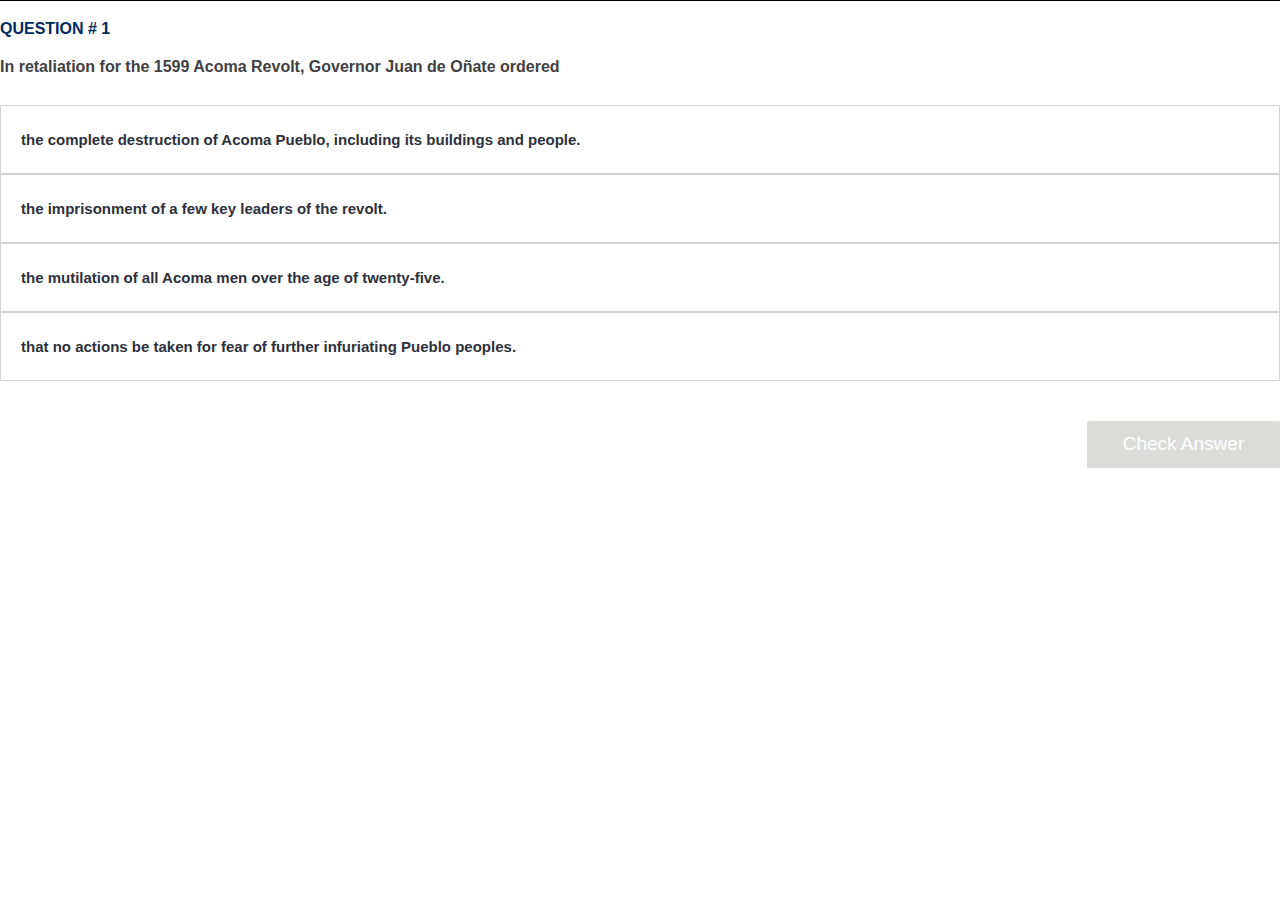
<file: index.html>
<!DOCTYPE html>
<!-- saved from url=(0080)file:///Users/ehigginsiii/Desktop/inkling-widgets/new_multiple_choice/index.html -->
<html lang="en">
<head>
    <meta http-equiv="Content-Type" content="text/html; charset=UTF-8">
    <style type="text/css">@charset "UTF-8";[ng\:cloak],[ng-cloak],[data-ng-cloak],[x-ng-cloak],.ng-cloak,.x-ng-cloak,.ng-hide:not(.ng-hide-animate){display:none !important;}ng\:form{display:block;}.ng-animate-shim{visibility:hidden;}.ng-anchor{position:absolute;}</style>
    <meta charset="UTF-8">
    <title>Multiple Choice Assessment Widget</title>

    <script src="js/jquery.js"></script>
    <script src="js/angular.js"></script>
    <script type="text/javascript" src="js/angular-sanitize.js"></script>
    <script src="js/app.js"></script>

    <link rel="stylesheet" href="css/view.css">
    <!-- Multiple Choice Assessment Widget JS. -->
    <!-- <script src="js/view.js"></script> -->
    <!-- Load project font CSS -->
    <!-- <link rel="stylesheet" href="css/fonts/fonts.css"> -->
</head>
<body ng-app="quizApp">
    <div ng-controller="mainController" class="widget_container">
        <!-- <quiz-question ng-repeat="(key, value) in questions" question="value" key="key"></quiz-question> -->
        <quiz-question question="question" ng-cloak>
            {{question}}
        </quiz-question>
    
    </div>



    <script type="text/javascript">
        function getDocHeight() {
            var D = document;
            return Math.max(
                D.body.scrollHeight, D.documentElement.scrollHeight,
                D.body.offsetHeight, D.documentElement.offsetHeight,
                D.body.clientHeight, D.documentElement.clientHeight
            );
        }

        function setCorrectHeight ()
        {
            var height = getDocHeight();
            window.parent.postMessage({
                "type": "view",
                "method": "set",
                "payload": {
                 "height": height
                }
            }, "*");
        }
        
        $(document).ready(function(){
            setCorrectHeight();
        });
        
        
    </script>

</body>
</html>
</file>
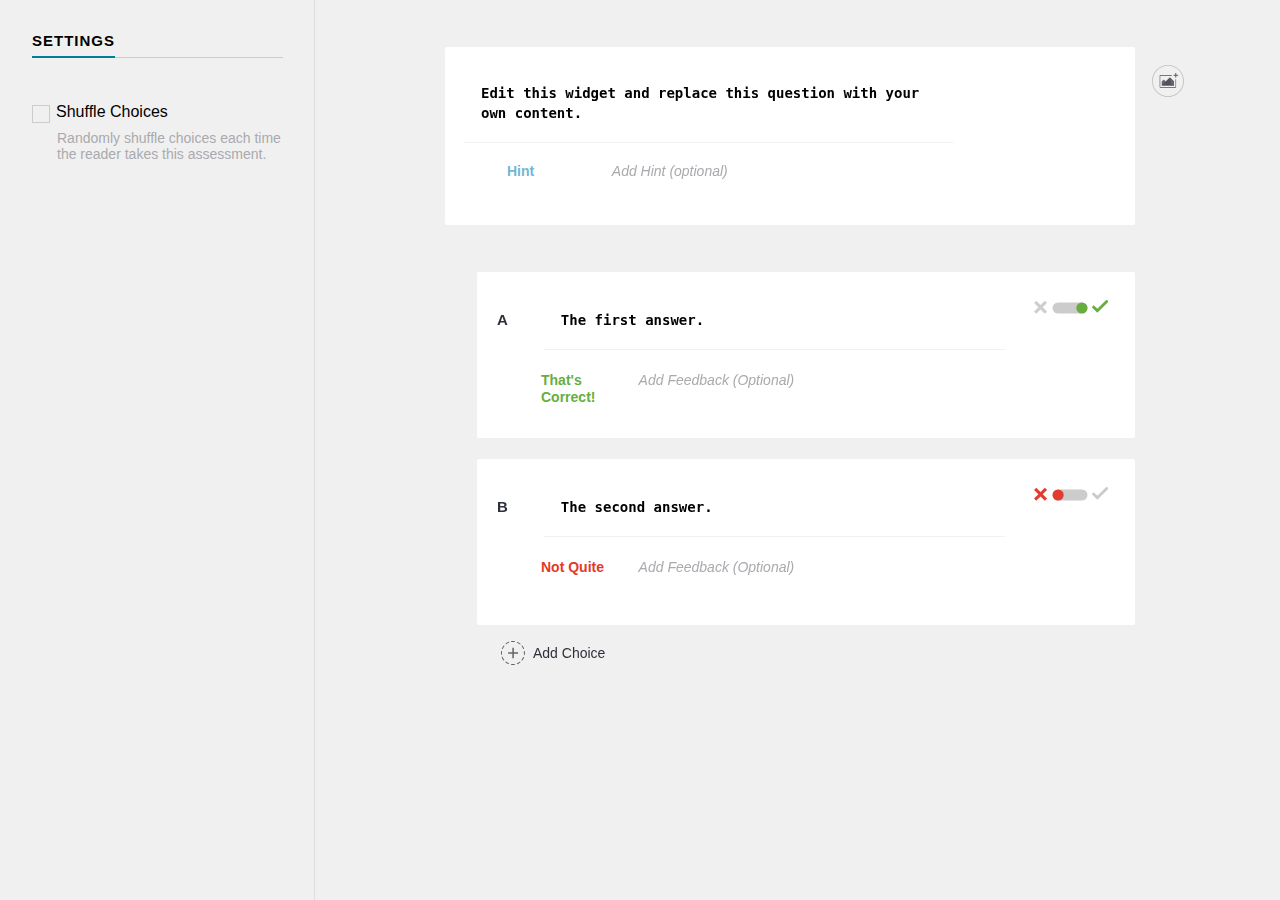
<file: old-editor.html>
<!DOCTYPE html>
<html lang="en">
<head>
    <meta charset="UTF-8">
    <title>Quiz Editor</title>
    <!-- Multiple Choice Assessment Widget CSS. -->
    <link rel="stylesheet" href="css/edit.css" />
</head>
<body class="editor panel--active">
    <div class="panel">
        <ul class="panel-menu">
            <!-- <li><a class="panel-tab" href="#tabs-1">Question</a></li> -->
            <li><a class="panel-tab" href="#tabs-1">Settings</a>
            </li>
            <span class="stretch"></span>
            <li class="menu-underline"></li>
        </ul>
        <div class="panel-content">
            <div id="tabs-1">
                <label class="checkbox">
                    <input type="checkbox">
                    <span class="checkbox-label">Shuffle Choices</span>
                </label>
                <span id="settingsHelper">
                    Randomly shuffle choices each time the reader takes this assessment.
                </span>
            </div>
        </div>
    </div>

    <div class="workspace">
        <div class="content">
            <div class="group" id="questionGroup">
                <menu class="button-menu vert-right">
                    <div class="button btn-add-image imageEditor" name="Add Image">
                        <input id="imagePicker" type="file">
                    </div>

                </menu>
                <div class="btnEdit" id="question">
                    <textarea type="text" class="answerInput" placeholder="Add Question" font-weight: "800"></textarea>
                    <textarea class="optionalText" placeholder="Add Hint (optional)" rows="1"></textarea>
                    <div class="promptText"></div>
                </div>
            </div>
            <div class="group" id="imageGroup" style="display: none">
                <menu class="button-menu vert-right" id="imageButtons">
                    <div class="button btn-replace" name="Swap Image">
                        <input id="swapButton" type="file">
                    </div>
                     <div class="button btn-delete" name="Delete Image">
                    </div>

                </menu>
                <div class="image"><img id="imageContainer" style="display:none"></div>
            </div>
            <div class="group">
                <ul class="answer_set sortable"></ul>
                <div id="addButton">Add Choice</div>
            </div>
        </div>
    </div>
    </div>
    <div class="overlay-mask"></div>

        <div class="dialog-box confirmation">
            <div class="dialogText">
                <h4>Are you sure?</h4>
            </div>
            <div class="dialogButtons">
                <div class="button-div confirmDelete clickable"><div class="button-text">Okay</div></div><br>
                <!-- <span class="cancelDelete clickable">Cancel</span> -->
            </div>
           <!--  <div class="show-again">
                <input type="checkbox" id="showDelConf" class="custom-checkbox">
                <div class="fake-checkbox"></div>
                Don't show this message again.
            </div> -->
        </div>
    <script>
    var global = {};

    </script>
    <script src="js/edit.beautified.js"></script>

</body>

</html>
</file>
<file: css/view.css>
html, body, div, span, applet, object, iframe, h1, h2, h3, h4, h5, h6, p, blockquote, pre, a, abbr, acronym, address, big, cite, code, del, dfn, em, img, ins, kbd, q, s, samp, small, strike, strong, sub, sup, tt, var, b, u, i, center, dl, dt, dd, ol, ul, li, fieldset, form, label, legend, table, caption, tbody, tfoot, thead, tr, th, td, article, aside, canvas, details, embed, figure, figcaption, footer, header, hgroup, menu, nav, output, ruby, section, summary, time, mark, audio, video {
  margin: 0;
  padding: 0;
  border: 0;
  font-size: 100%;
  vertical-align: baseline;
  overflow: hidden; 
}

html {
  line-height: 1;
  overflow: hidden;
  -ms-overflow-style: none;
  /*auto | none | scrollbar | -ms-autohiding-scrollbar*/
  -webkit-tap-highlight-color: rgba(0, 0, 0, 0);
  word-break: break-word;
  -webkit-hyphens: auto;
  -moz-hyphens: auto;
  hyphens: auto; }

ol, ul {
  list-style: none; }

table {
  border-collapse: collapse;
  border-spacing: 0; }

caption, th, td {
  text-align: left;
  font-weight: normal;
  vertical-align: middle; }

q, blockquote {
  quotes: none; }

q:before, q:after, blockquote:before, blockquote:after {
  content: "";
  content: none; }

a img {
  border: none; }

img {
  width: 100%;
  height: auto;
  position: relative;
  margin-bottom: 48px; }

article, aside, details, figcaption, figure, footer, header, hgroup, menu, nav, section, summary {
  display: block; }

* {
  box-sizing: border-box; }
.widget_container {
  height: 650px;
  width: 100%;
}

.question_stem {
  font-family: "Source Sans Pro", Helvetica, Arial, sans-serif;
  border-top: 1px solid #000000;
  padding-top: 20px; }

.question_stem span {
  color: #002d5d;
  font-size: 16px;
  font-weight: 700;
  text-transform: uppercase;
  margin-bottom: 16px;
  display: inline-block; }

.question_stem p {
  color: #414042;
  font-size: 16px;
  font-weight: 700;
  line-height: 21px;
  margin-bottom: 28px; }

.answer_set {
  overflow: auto; }

.answer_set li {
  word-wrap: break-word;
  list-style: none;
  float: left;
  padding: 20px;
  height: auto;
  border: 1px solid #d3d3d3;
  width: 100%;
  font-family: "Source Sans Pro", Helvetica, Arial, sans-serif;
  font-size: 18px;
  line-height: 27px;
  font-weight: 600;
  color: #414042; }


.answer_set li:last-child {
  margin-bottom: 24px; }

.answer_set li:last-child.user_select {
  padding: 19px; }

.answer_set li.user_select {
  color: #00a7ce;
  border: 2px solid #00a7ce;
  padding: 19px; }


.answer_set li.correct, .answer_set li.correct.disabled:hover {
  color: #66ae3d;
  border: 2px solid #66ae3d;
  padding: 19px; }

.answer_set li.correct:after {
  content: url("[data-uri]");
  background-size: 20px 20px;
  height: 20px;
  width: 20px;
  float: right;
  margin-top: 4px; }

.answer_set li.incorrect, .answer_set li.incorrect.disabled:hover {
  color: #e33826;
  border: 2px solid #e33826;
  padding: 19px; }

.answer_set li.incorrect:after {
  content: url("[data-uri]");
  background-size: 20px 20px;
  height: 20px;
  width: 20px;
  color: #e33826;
  float: right;
  margin-top: 4px;
  margin-right: 5px; }

.answer_set li .enumeration {
  font-size: 15px;
  font-weight: 600;
  margin-right: 2em;
  color: #2e313b; }

.answer_set li.disabled:hover {
  cursor: default;
  padding: 20px;
  border: 1px solid #d3d3d3; }

.answer_set li:hover {
  padding: 19px;
  border: 2px solid #4C4C4C;
  cursor: pointer; }

.feedback {
  font-family: "Source Sans Pro", Helvetica, Arial, sans-serif, Helvetica, Arial, sans-serif;
  font-size: 17px;
  font-weight: 600;
  color: #414042;
  margin-bottom: 16px;
  word-wrap: break-word; }

.feedback p {
  font-weight: 500;
  margin-bottom: 16px;
  word-wrap: break-word; }

.feedback a {
  font-family: "Source Sans Pro", Helvetica, Arial, sans-serif, Helvetica, Arial, sans-serif;
  font-size: 17px;
  font-weight: 600;
  color: #00a7ce;
  text-decoration: none; }

.feedback .feedback_text {
  border-bottom: 1px dotted #d3d3d3;
  display: none; }

.feedback .feedback_correct span {
  color: #66ae3d;
  display: inline-block;
  margin-bottom: 5px; }

.feedback .feedback_incorrect span {
  color: #e33826;
  display: inline-block;
  margin-bottom: 5px;
  overflow: hidden; }

.feedback .feedback_hint span {
  color: #f47521;
  display: inline-block;
  margin-bottom: 5px; }

.interactions {
  font-family: "Source Sans Pro", Helvetica, Arial, sans-serif, Helvetica, Arial, sans-serif;
  font-size: 15px;
  font-weight: 600;
  color: #414042;
  height: 47px; }

@media (max-width: 320px) {
  .interactions {
    height: 92px; }
  .interactions .help_buttons {
    margin: 0 auto;
    float: left;
    position: relative;
    width: 100%; } }

.interactions .help_buttons span {
  float: left;
  display: inline-block; }

.interactions .help_buttons span.show_hint {
  color: #00a7ce;
  border-right: 1px solid #d3d3d3;
  padding-right: 5px;
  margin-left: 5px; }

.interactions .help_buttons span.show_hint:hover {
  cursor: pointer;
  text-decoration: underline; }

.interactions .help_buttons span.show_hint.disabled {
  color: #c0c0c0; }

.interactions .help_buttons span.show_hint.disabled:hover {
  cursor: default;
  text-decoration: none; }

.interactions .help_buttons span.show_answer {
  color: #00a7ce;
  padding-left: 5px; }

.interactions .help_buttons span.show_answer:hover {
  cursor: pointer;
  text-decoration: underline; }

.interactions .help_buttons span.show_answer.disabled {
  color: #c0c0c0; }

.interactions .help_buttons span.show_answer.disabled:hover {
  cursor: default;
  text-decoration: none; }

.interactions .answer_button {
  background-color: #dbdbda;
  border-radius: 2px;
  color: #ffffff;
  font-family: "Source Sans Pro", Helvetica, Arial, sans-serif;
  font-size: 19px;
  font-weight: 300;
  height: 47px;
  text-align: center;
  padding: 13px;
  width: 193px;
  float: right; }

@media (max-width: 320px) {
  .interactions .answer_button {
    float: none;
    width: 100%;
    margin-bottom: 29px; } }

.interactions .answer_button.active {
  background-color: #00a7ce;
  border-radius: 2px;
  color: #ffffff; }

.interactions .answer_button.active:hover {
  color: #ffffff;
  cursor: pointer;
  background-color: #0099b2; }

.interactions .answer_button.reset {
  border: 1px solid #00a7ce;
  color: #00a7ce;
  cursor: pointer;
  background-color: #fff;
  padding: 12px; }

.interactions .answer_button.try_again {
  background-color: #00a7ce;
  border-radius: 2px;
  color: #ffffff; }

.score_circle {
  margin: 100px auto 0 auto;
  background-color: #00a7ce;
  display: block;
  height: 300px;
  width: 300px;
  line-height: 300px;

  -moz-border-radius: 150px; /* or 50% */
  border-radius: 150px; /* or 50% */

  font-family: "Source Sans Pro", Helvetica, Arial, sans-serif;
  color: white;
  text-align: center;
  font-size: 2.5em;
}

#quiz-results-message {
  font-family: "Source Sans Pro", Helvetica, Arial, sans-serif;
  display: block;
  color: #333;
  font-size: 20px;
  font-weight: bold;
  margin: 20px auto 0 auto;
  width: 100%;
  line-height: 50px;
}

#quiz-results-score {
  display: block;
  color: #333;
}

#quiz-results-score b {
  color: #333;
  font-weight: 600;
}
</file>
<file: css/edit.css>
@-webkit-keyframes blink-background {
  50% {
    background-color: transparent; } }

* {
  box-sizing: border-box;
  margin: 0;
  padding: 0;
  font-size: 100%; }

.editor {
  font-family: "Source Sans Pro", Verdana, Helvetica, sans;
  font-size: 16px;
  background: #F1F0F0; }

.workspace {
  overflow-y: auto;
  overflow-x: hidden; }
  .workspace .content {
    padding: 32px;
    margin: 0 auto;
    line-height: 1.44;
    position: relative;
    width: 754px; }

.panel {
  background: #F1F0F0;
  bottom: 0;
  box-sizing: border-box;
  border-right: 1px solid #ddd;
  left: 0;
  position: fixed;
  top: 0;
  width: 315px;
  display: none; }
  .panel .button-menu.vert-right, .panel .button-menu.vert-left {
    width: auto;
    float: none;
    margin: 0; }
    .panel .button-menu.vert-right hr, .panel .button-menu.vert-left hr {
      -webkit-transform: rotate(90deg) translateX(-6px);
      width: 30px; }

.panel-content {
  width: 315px;
  position: fixed;
  overflow-y: auto;
  overflow-x: hidden;
  padding: 32px 32px 32px;
  top: 70px;
  left: 0;
  bottom: 0; }

.panel--active {
  padding: 0; }
  .panel--active .panel {
    display: block; }
  .panel--active .workspace {
    position: fixed;
    left: 300px;
    right: 0;
    top: 0;
    bottom: 0; }
  .panel--active .content {
    padding: 32px; }

.panel-menu {
  list-style-type: none;
  position: fixed;
  padding: 0;
  text-align: justify;
  width: 100%;
  width: 251px;
  top: 0;
  height: 70;
  margin: 32px; }
  .panel-menu li {
    display: inline-block; }
  .panel-menu:before {
    display: block;
    content: "";
    height: 1px;
    width: 100%;
    background: #ccc;
    position: absolute;
    bottom: 10px; }

.panel-tab {
  outline: 0;
  font-size: 15px;
  text-transform: uppercase;
  letter-spacing: 1px;
  font-weight: 600;
  text-decoration: none;
  width: 100%;
  color: black; }

.menu-underline {
  transition: all 0.2s;
  content: "";
  display: inline-block;
  height: 2px;
  width: 10px;
  background: #007d99;
  position: absolute;
  left: 0;
  bottom: 10px; }

.stretch {
  width: 100%;
  display: inline-block;
  font-size: 0;
  line-height: 0; }

.image, input[type="text"], textarea, .menu-list li, .btnEdit {
  border-radius: 2px;
  border: none;
  padding: 18px;
  width: 100%; }

.button, .editable .btn-remove, .editable .btn-edit {
  background: transparent;
  cursor: pointer;
  border: 0;
  margin: 4px;
  display: inline-block;
  outline: none;
  position: relative; }

.button {
  transition: background-size 0.1s ease-out;
  height: 34px;
  width: 34px;
  background-size: 32px 32px;
  background-position: center center;
  background-repeat: no-repeat; }
  .button:hover {
    background-size: 34px 34px; }
  .button[name]:before, .button[name]:after {
    transition: -webkit-transform 0.1s ease-out, opacity 0.1s ease-out;
    z-index: 2; }
  .button[name]:before {
    display: block;
    content: "";
    height: 0;
    width: 0;
    position: absolute;
    right: 0;
    top: 50%;
    -webkit-transform: translateX(10px) translateY(-50%);
    opacity: 0;
    border: solid transparent;
    border-right-color: #333;
    border-width: 6px;
    visibility: hidden; }
  .button[name]:after {
    content: attr(name);
    display: block;
    white-space: nowrap;
    background: #333;
    color: white;
    font-size: 12px;
    padding: 8px;
    position: absolute;
    right: 0;
    top: 50%;
    -webkit-transform: translateX(100%) translateX(10px) translateY(-50%);
    border-radius: 4px;
    text-align: left;
    opacity: 0;
    visibility: hidden; }
  .button[name]:hover:before {
    -webkit-transform: translateX(18px) translateY(-50%);
    opacity: 1;
    visibility: visible; }
  .button[name]:hover:after {
    -webkit-transform: translateX(100%) translateX(18px) translateY(-50%);
    opacity: 1;
    visibility: visible; }
  .button-menu:not(.vert-left):not(.vert-right) .button[name]:before {
    right: 50%;
    -webkit-transform: translateY(-24px) translateX(50%);
    border: solid transparent;
    border-top-color: #333;
    border-width: 7px; }
  .button-menu:not(.vert-left):not(.vert-right) .button[name]:after {
    right: 50%;
    -webkit-transform: translateY(-55px) translateX(50%); }
  .button-menu:not(.vert-left):not(.vert-right) .button[name]:hover:before {
    -webkit-transform: translateY(-30px) translateX(50%); }
  .button-menu:not(.vert-left):not(.vert-right) .button[name]:hover:after {
    -webkit-transform: translateY(-61px) translateX(50%); }

.button-menu:not(.vert-left):not(.vert-right) .button[name]:before, .panel .button-menu .button[name]:before {
  right: 50%;
  -webkit-transform: translateY(-24px) translateX(50%);
  border: solid transparent;
  border-top-color: #333;
  border-width: 7px; }
.button-menu:not(.vert-left):not(.vert-right) .button[name]:after, .panel .button-menu .button[name]:after {
  right: 50%;
  -webkit-transform: translateY(-55px) translateX(50%); }
.button-menu:not(.vert-left):not(.vert-right) .button[name]:hover:before, .panel .button-menu .button[name]:hover:before {
  -webkit-transform: translateY(-30px) translateX(50%); }
.button-menu:not(.vert-left):not(.vert-right) .button[name]:hover:after, .panel .button-menu .button[name]:hover:after {
  -webkit-transform: translateY(-61px) translateX(50%); }

h1 {
  font-size: 36px;
  margin-bottom: 32px;
  font-weight: 300; }
  h1:not(:first-child) {
    margin-top: 64px; }

h2 {
  font-size: 22px;
  font-weight: 600;
  margin-bottom: 12px; }

h3 {
  font-size: 18px;
  margin-bottom: 12px; }

p {
  margin-bottom: 24px; }

pre {
  margin-bottom: 24px !important; }

img {
  width: 100%; }

.image {
  background: white; }

.square {
  width: 100%;
  padding: 0;
  padding-bottom: 100%; }
  .square img {
    display: inline-block;
    max-width: 90%;
    max-height: 90%; }

.checkbox {
  position: relative;
  display: inline-block;
  -webkit-touch-callout: none;
  -webkit-user-select: none;
  -khtml-user-select: none;
  -moz-user-select: none;
  -ms-user-select: none;
  user-select: none;
  margin-right: 24px;
  cursor: pointer;
  margin-bottom: 12px; }
  .checkbox input[type="checkbox"] {
    display: none; }
  .checkbox .checkbox-label {
    padding-left: 24px; }
  .checkbox .checkbox-label:before {
    height: 16px;
    width: 16px;
    border: 1px solid #ccc;
    content: "";
    display: inline-block;
    position: absolute;
    left: 0;
    top: 3px; }
  .checkbox .checkbox-label:after {
    height: 16px;
    width: 16px;
    content: "";
    background-image: url("[data-uri]");
    background-repeat: no-repeat;
    visibility: hidden;
    -webkit-transform: transformY(-50%) scale(0.8);
    transition: none;
    position: absolute;
    left: 3px;
    top: 4px; }
  .checkbox .checkbox-label:hover:before {
    border: 1px solid #999; }
  .checkbox input[type="checkbox"]:checked + .checkbox-label:after {
    visibility: visible;
    -webkit-transform: scale(1.4);
    transition: -webkit-transform 0.05s cubic-bezier(0.64, 0.57, 0.72, 3.01); }

.switch {
  -webkit-touch-callout: none;
  -webkit-user-select: none;
  -khtml-user-select: none;
  -moz-user-select: none;
  -ms-user-select: none;
  user-select: none;
  background: #ccc;
  border-radius: 8px;
  display: inline-block;
  width: 50px;
  height: 16px;
  margin-left: 28px;
  margin-top: 8px;
  position: relative;
  cursor: pointer; }
  .switch input[type="checkbox"] {
    visibility: hidden;
    position: absolute;
    margin: 0;
    height: 16px;
    width: 16px; }
  .switch input[type="checkbox"]:after {
    content: "";
    display: block;
    height: 16px;
    width: 16px;
    border-radius: 8px;
    background: #E23B2F;
    visibility: visible;
    transition: -webkit-transform 0.1s ease-in; }
  .switch input[type="checkbox"]:checked:after {
    background: #69AD41;
    -webkit-transform: translateX(50px) translateX(-100%); }
  .switch .switch-label:before, .switch .switch-label:after {
    content: "";
    display: block;
    height: 24px;
    width: 24px;
    background-image: url("[data-uri]");
    background-size: 100%;
    background-repeat: no-repeat;
    top: 50%;
    left: -28px;
    position: absolute;
    -webkit-transform: translateY(-50%);
    transition: all 0.1s ease-in; }
  .switch .switch-label:after {
    content: "";
    display: block;
    left: initial;
    right: -30px;
    background-image: url("[data-uri]");
    -webkit-filter: grayscale(100%);
    -moz-filter: grayscale(100%);
    -ms-filter: grayscale(100%);
    -o-filter: grayscale(100%);
    filter: grayscale(100%);
    opacity: 0.5; }
  .switch input[type="checkbox"]:checked + .switch-label:before {
    -webkit-filter: grayscale(100%);
    opacity: 0.3; }
  .switch input[type="checkbox"]:checked + .switch-label:after {
    -webkit-filter: grayscale(0);
    opacity: 1; }

.group {
  position: relative;
  clear: both;
  margin-bottom: 32px; }
  .group:after {
    content: "";
    display: table;
    clear: both; }

.group-title {
  color: #676773;
  font-size: 16px;
  font-weight: 600;
  border-bottom: 1px solid #bfbfbf;
  padding-bottom: 10px;
  margin: 0 0 16px 0; }

.help {
  font-size: 14px;
  font-style: italic; }

.button-menu hr {
  margin: 12px 0px;
  border: 0;
  border-bottom: 1px solid #ccc;
  -webkit-transform: rotate(90deg) translateX(-6px);
  width: 30px;
  display: inline-block; }
.button-menu.horz-center {
  text-align: center; }
.button-menu.horz-right {
  text-align: right; }
.button-menu.vert-right, .button-menu.vert-left {
  width: 40px;
  float: right;
  margin-right: -52px; }
  .button-menu.vert-right hr, .button-menu.vert-left hr {
    width: 40px;
    -webkit-transform: none; }
.button-menu.vert-left {
  float: left;
  margin-left: -52px;
  margin-right: 0; }
.button-menu.reverse {
  direction: rtl;
  text-align: left; }

.btn-add {
  background-image: url("[data-uri]"); }
  .btn-add:hover {
    background-image: url("[data-uri]"); }

.btn-add-image {
  background-image: url("[data-uri]"); }
  .btn-add-image:hover {
    background-image: url("[data-uri]"); }

.btn-delete {
  background-image: url("[data-uri]"); }
  .btn-delete:hover {
    background-image: url("[data-uri]"); }

.btn-replace {
  background-image: url("[data-uri]"); }
  .btn-replace:hover {
    background-image: url("[data-uri]"); }

.btn-trash {
  background-image: url("[data-uri]"); }
  .btn-trash:hover {
    background-image: url("[data-uri]"); }

input[type="text"] {
  outline: none;
  margin-bottom: 24px; }

textarea {
  height: 100px;
  resize: none;
  outline: none; }

select {
  border: 0;
  background: #333;
  color: white;
  font-family: "Source Sans Pro", Verdana, Helvetica, sans;
  outline: none;
  width: 100%;
  height: 40px;
  border: 9px solid #333;
  border-radius: 2px;
  margin-bottom: 24px; }

.select-menu {
  position: absolute !important;
  top: -9999px !important;
  left: -9999px !important; }

.select-menu--faux {
  display: block;
  width: 100%;
  background-color: #333;
  color: white;
  font-family: "Source Sans Pro", Verdana, Helvetica, sans;
  outline: none;
  position: relative;
  list-style-type: none;
  margin: 0;
  height: 40px;
  border-radius: 2px;
  cursor: pointer;
  margin-bottom: 24px;
  -webkit-touch-callout: none;
  -webkit-user-select: none;
  -khtml-user-select: none;
  -moz-user-select: none;
  -ms-user-select: none;
  user-select: none; }
  .select-menu--faux .selected-value {
    padding: 8px 16px; }
    .select-menu--faux .selected-value:after {
      content: "";
      background-image: url("[data-uri]");
      background-repeat: no-repeat;
      background-size: 100%;
      height: 10px;
      width: 10px;
      display: inline-block;
      right: 24px;
      top: 17px;
      position: absolute; }
  .select-menu--faux .select-menu-list {
    border-radius: 0 0 2px 2px;
    position: absolute;
    left: 0;
    top: 40px;
    background-color: #222;
    margin: 0;
    list-style-type: none;
    font-size: 14px;
    font-weight: 300;
    width: 100%;
    z-index: 2;
    display: none; }
    .select-menu--faux .select-menu-list:after {
      content: "";
      display: table;
      clear: both; }
    .select-menu--faux .select-menu-list li {
      padding: 8px 16px; }
      .select-menu--faux .select-menu-list li:hover {
        background-color: #333; }
      .select-menu--faux .select-menu-list li:last-child {
        border-radius: 0 0 2px 2px; }
  .select-menu--faux.menu--active {
    border-radius: 2px 2px 0 0; }
  .select-menu--faux .select-menu-option {
    position: relative; }
    .select-menu--faux .select-menu-option:after {
      content: "";
      background-image: url("[data-uri]");
      background-repeat: no-repeat;
      height: 16px;
      width: 16px;
      position: absolute;
      right: 22px;
      top: 12px;
      display: inline-block;
      -webkit-transform: scale(0.6);
      visibility: hidden;
      transition: -webkit-transform 0.1s cubic-bezier(0.64, 0.57, 0.72, 3.01); }
  .select-menu--faux .option--selected:after {
    visibility: visible;
    -webkit-transform: scale(1); }

.menu-list {
  list-style-type: none; }
  .menu-list li {
    min-height: 60px;
    background: white;
    margin-bottom: 12px;
    -webkit-touch-callout: none;
    -webkit-user-select: none;
    -khtml-user-select: none;
    -moz-user-select: none;
    -ms-user-select: none;
    user-select: none; }

.sortable {
  position: relative; }
  .sortable li {
    cursor: pointer;
    background-image: url("[data-uri]");
    background-size: 20px 20px;
    background-position: 20px center;
    background-repeat: no-repeat;
    padding-left: 56px;
    background-image: none; }
    .sortable li:hover {
      background-image: url("[data-uri]");
      background-size: 20px 20px;
      background-position: 20px center;
      background-repeat: no-repeat;
      padding-left: 56px;
      background-image: none; }

.sort-placeholder {
  margin-top: 15px;
  min-height: 105px;
  background: transparent !important;
  border: 1px dashed #666 !important; }

.selectable li {
  cursor: pointer; }
.selectable .ui-selecting {
  background: #ccc; }
.selectable .ui-selected {
  background: #429FC9;
  color: white; }

.ui-selectable-helper {
  position: absolute;
  z-index: 100;
  border: 1px dashed #666 !important; }

.editable li:hover .btn-remove, .editable li:hover .btn-edit {
  visibility: visible; }
.editable .btn-remove, .editable .btn-edit {
  float: right;
  margin: 0 !important;
  background-image: url("[data-uri]") !important;
  background-size: 20px 20px;
  background-repeat: no-repeat !important;
  visibility: hidden;
  margin-left: 10px !important;
  display: inline-block;
  height: 20px;
  width: 20px;
  opacity: 0.5; }
  .editable .btn-remove:hover, .editable .btn-edit:hover {
    opacity: 1; }
.editable .btn-edit {
  background-image: url("[data-uri]") !important; }
  .editable .btn-edit:hover {
    background-image: url("[data-uri]") !important; }
.editable .editing .btn-remove, .editable .editing .btn-edit {
  display: none; }
.editable .inner-text {
  display: block;
  width: 100%;
  outline: 0; }
  .editable .inner-text[contentEditable="true"] {
    border-bottom: 1px dashed;
    opacity: 0.5; }

li.btn-show, input[type="text"].btn-show {
  background-image: url("[data-uri]");
  background-size: 20px 20px;
  background-position: 20px center;
  background-repeat: no-repeat;
  padding-left: 56px; }

li.btn-hide, input[type="text"].btn-hide {
  background-image: url("[data-uri]");
  background-size: 20px 20px;
  background-position: 20px center;
  background-repeat: no-repeat;
  padding-left: 56px; }

.grid {
  clear: both; }
  .grid:after {
    content: "";
    display: table;
    clear: both; }
  .grid .one-half, .grid .one-third {
    padding-right: 10px;
    padding-left: 10px;
    float: left;
    clear: none; }
    .grid .one-half:first-of-type, .grid .one-third:first-of-type {
      padding-left: 0; }
    .grid .one-half:last-of-type, .grid .one-third:last-of-type {
      padding-right: 0; }

.full-width, .one-whole {
  width: 100%; }

.one-half {
  width: 50%; }

.one-third {
  width: 33%; }

.one-fourth {
  width: 25%; }

.meta-box {
  -webkit-perspective: 1000;
  -moz-perspective: 1000;
  -o-perspective: 1000;
  perspective: 1000; }

.flip {
  width: 100%;
  padding-bottom: 100%;
  -webkit-transition: 0.4s;
  -webkit-transform-style: preserve-3d;
  -moz-transition: 0.4s;
  -moz-transform-style: preserve-3d;
  -o-transition: 0.4s;
  -o-transform-style: preserve-3d;
  transition: 0.4s;
  transform-style: preserve-3d;
  position: relative; }
  .flip:hover {
    -webkit-transform: rotateY(180deg);
    -moz-transform: rotateY(180deg);
    -o-transform: rotateY(180deg);
    transform: rotateY(180deg); }

.front, .back {
  -webkit-backface-visibility: hidden;
  -moz-backface-visibility: hidden;
  -o-backface-visibility: hidden;
  backface-visibility: hidden;
  position: absolute;
  top: 0;
  left: 0;
  right: 0;
  bottom: 0;
  background: white; }

.back {
  -webkit-transform: rotateY(180deg);
  -moz-transform: rotateY(180deg);
  -o-transform: rotateY(180deg);
  transform: rotateY(180deg);
  background: #ccc; }

body {
  font-family: "Source Sans Pro", Verdana, Helvetica, sans; }

.content {
  width: 690px; }

.answer_set {
  padding-left: 32px;
  width: 690px;
  overflow: visible !important; }

.answer_set li {
  list-style: none;
  float: left;
  padding: 20px;
  height: auto;
  border: 1px solid #d3d3d3;
  width: 100%;
  font-family: "Source Sans Pro", Helvetica, Arial, sans-serif;
  font-size: 18px;
  line-height: 27px;
  font-weight: 600;
  color: #414042; }

.answer_set li .enumeration {
  font-size: 15px;
  font-weight: 600;
  top: -25px;
  position: relative;
  margin-right: 2em;
  color: #2e313b; }

.answerInput {
  display: block;
  width: 75%;
  font-weight: 700;
  border-bottom: 1px solid #f2f2f3; }

.btnEdit {
  position: relative;
  float: right;
  margin-top: 15px;
  border-width: 0px !important;
  background: #fff;
  width: 100% !important; }
  .btnEdit ::-webkit-input-placeholder {
    color: #a9aaae;
    font-weight: 100;
    font-style: italic;
    font-size: 14px;
    font-family: "Source Sans Pro", Verdana, Helvetica, sans;
    z-index: 2;
    background: #fff;
    line-height: 20px; }
  .btnEdit :-moz-placeholder {
    color: #a9aaae;
    font-weight: 100;
    font-style: italic;
    font-size: 14px;
    font-family: "Source Sans Pro", Verdana, Helvetica, sans;
    z-index: 2;
    background: #fff;
    line-height: 20px; }
  .btnEdit ::-moz-placeholder {
    color: #a9aaae;
    font-weight: 100;
    font-style: italic;
    font-size: 14px;
    font-family: "Source Sans Pro", Verdana, Helvetica, sans;
    z-index: 2;
    background: #fff;
    line-height: 20px; }
  .btnEdit :-ms-input-placeholder {
    color: #a9aaae;
    font-weight: 100;
    font-style: italic;
    font-size: 14px;
    font-family: "Source Sans Pro", Verdana, Helvetica, sans;
    z-index: 2;
    background: #fff;
    line-height: 20px; }
  .btnEdit input, .btnEdit textarea {
    position: relative;
    display: inline-block;
    line-height: 20px;
    font-size: 14px;
    z-index: 2;
    background: #fff;
    padding-bottom: 18px; }

input {
  border: none; }

textarea {
  height: auto; }

.answerBlock {
  position: relative;
  display: inline-block;
  width: 100%; }

.btn-trash {
  height: 30px;
  width: 30px;
  background-size: 24px;
  opacity: 0;
  position: absolute;
  top: 24px;
  margin-left: 14px;
  float: left; }
  .btn-trash:hover {
    background-size: 28px; }

.answer_set li:hover {
  background-color: #fff;
  cursor: pointer;
  padding: 20px; }

input:focus, textarea:focus {
  outline: none; }

.optionalText, .promptText {
  display: inline-block; }

textarea.optionalText {
  padding-top: 12px; }

.optionalText {
  width: 70%;
  font-size: 14px;
  font-color: #2e313b;
  font-weight: 300;
  line-height: 17px;
  padding-bottom: 3px;
  border-width: 0px; }

.promptText {
  padding-top: 14px;
  width: 20%;
  font-weight: 800;
  line-height: 17px;
  font-size: 14px;
  height: 20px;
  padding-left: 44px !important;
  color: #71b7d6;
  float: left; }
  .promptText.correct {
    color: #67ae3e; }
  .promptText.incorrect {
    color: #e43926; }

.switch {
  float: right;
  margin-right: 20px;
  -webkit-transform: scale(0.7); }

#settingsHelper {
  display: inline-block;
  font-size: 14px;
  color: #a9aaae;
  font-weight: 200;
  margin-left: 25px; }

#addButton {
  position: relative;
  float: left;
  margin-left: 32px;
  background-image: url("[data-uri]");
  background-size: 24px 24px;
  background-position: 24px center;
  background-repeat: no-repeat;
  padding-left: 56px;
  margin-top: 10px;
  line-height: 24px;
  cursor: default;
  font-size: 14px;
  color: #2e313b; }
  #addButton:hover {
    background-image: url("[data-uri]");
    cursor: default; }

.btn-add-image {
  top: 14px;
  margin-top: 18px; }
  .btn-add-image.enabled:hover {
    background-image: url("[data-uri]"); }
  .btn-add-image.disabled {
    background: url("[data-uri]");
    background-size: 32px 32px;
    height: 34px;
    background-position: center center;
    background-repeat: no-repeat;
    opacity: 0.35; }

#imagePicker, #swapButton {
  width: 40px;
  height: 40px;
  position: relative;
  opacity: 0; }

#imageGroup {
  display: none;
  width: 690px; }
  #imageGroup img {
    margin: 0px; }
  #imageGroup .image {
    width: 690px; }

.checkbox {
  margin-bottom: 8px; }

.checkbox-label {
  line-height: 20px; }

.load-container {
  height: 14px;
  border-radius: 7px;
  width: 690px;
  display: block;
  position: absolute;
  left: 50%;
  top: 50%;
  -webkit-transform: translateX(-50%) translateY(-50%);
  border: 1px solid #aaa;
  background: #ccc; }

.load-progress {
  height: 12px;
  border-radius: 6px;
  display: block;
  background: #429FC9;
  width: 0%;
  transition: width 0.5s;
  max-width: 100%; }

@-webkit-keyframes fadeInOverlay {
  0% {
    opacity: 0; }

  100% {
    opacity: 0.95; } }

.overlay-mask {
  position: absolute;
  display: none;
  top: 0;
  left: 0;
  width: 100%;
  height: 100%;
  background-color: #353545;
  opacity: 0;
  z-index: 10; }

.overlay-mask.overlay-mask-visible {
  display: block;
  -webkit-animation: fadeInOverlay 200ms 0 1 normal ease-in-out;
  -moz-animation: fadeInOverlay 200ms 0 1 normal ease-in-out;
  -ms-animation: fadeInOverlay 200ms 0 1 normal ease-in-out;
  -o-animation: fadeInOverlay 200ms 0 1 normal ease-in-out;
  animation: fadeInOverlay 200ms 0 1 normal ease-in-out;
  opacity: 0.95; }

.dialog-box {
  display: none;
  background: #f1f1f1;
  border-radius: 6px;
  text-align: center;
  font-size: 14px;
  color: #6a6a75;
  position: absolute;
  padding: 36px 36px 30px 36px;
  left: 50%;
  top: 30%;
  -webkit-transform: translate(-50%, -50%);
  -moz-transform: translate(-50%, -50%);
  -ms-transform: translate(-50%, -50%);
  -o-transform: translate(-50%, -50%);
  transform: translate(-50%, -50%);
  z-index: 15;
  min-width: 300px; }

.dialog-box h4 {
  font-weight: normal;
  font-size: 24px;
  color: #353545;
  margin-bottom: 8px; }

.dialog-box .button-div {
  display: inline-block;
  color: #FFF;
  background-color: #198abe;
  padding: 12px;
  min-width: 120px;
  border-radius: 6px;
  vertical-align: middle;
  margin-bottom: 16px; }

.dialog-box .button-text {
  line-height: 16px; }

.dialog-box .clickable {
  cursor: pointer; }

.dialog-box .show-again {
  position: absolute;
  top: 100%;
  color: #FFF;
  left: 50%;
  -webkit-transform: translate(-50%, 0%);
  -moz-transform: translate(-50%, 0%);
  -ms-transform: translate(-50%, 0%);
  -o-transform: translate(-50%, 0%);
  transform: translate(-50%, 0%);
  margin-top: 18px;
  width: 100%; }

.dialog-box .show-again .dialog-checkbox {
  vertical-align: middle;
  display: inline-block;
  width: 16px;
  height: 16px;
  background-size: contain;
  background-repeat: no-repeat;
  margin-right: 10px; }

  .nav, .pagination, .carousel, .panel-title a { cursor: pointer; }
</file>
